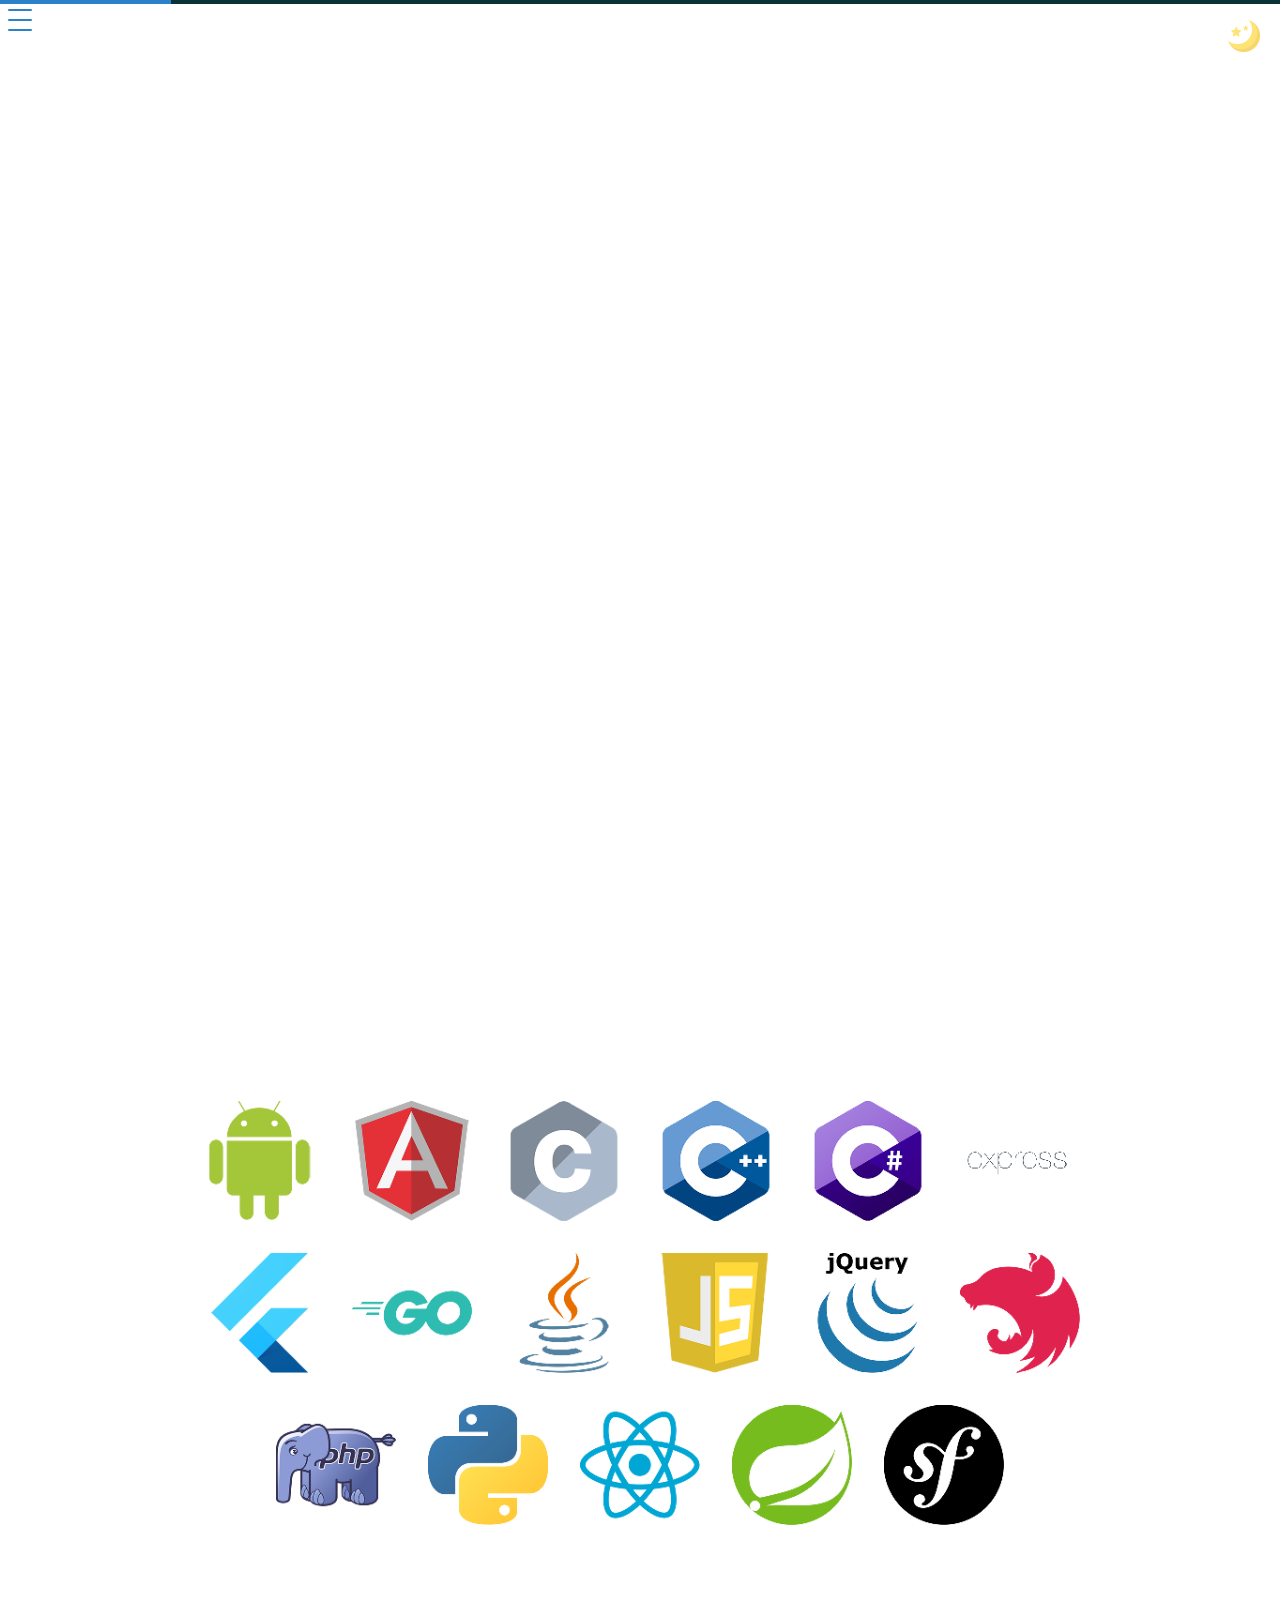
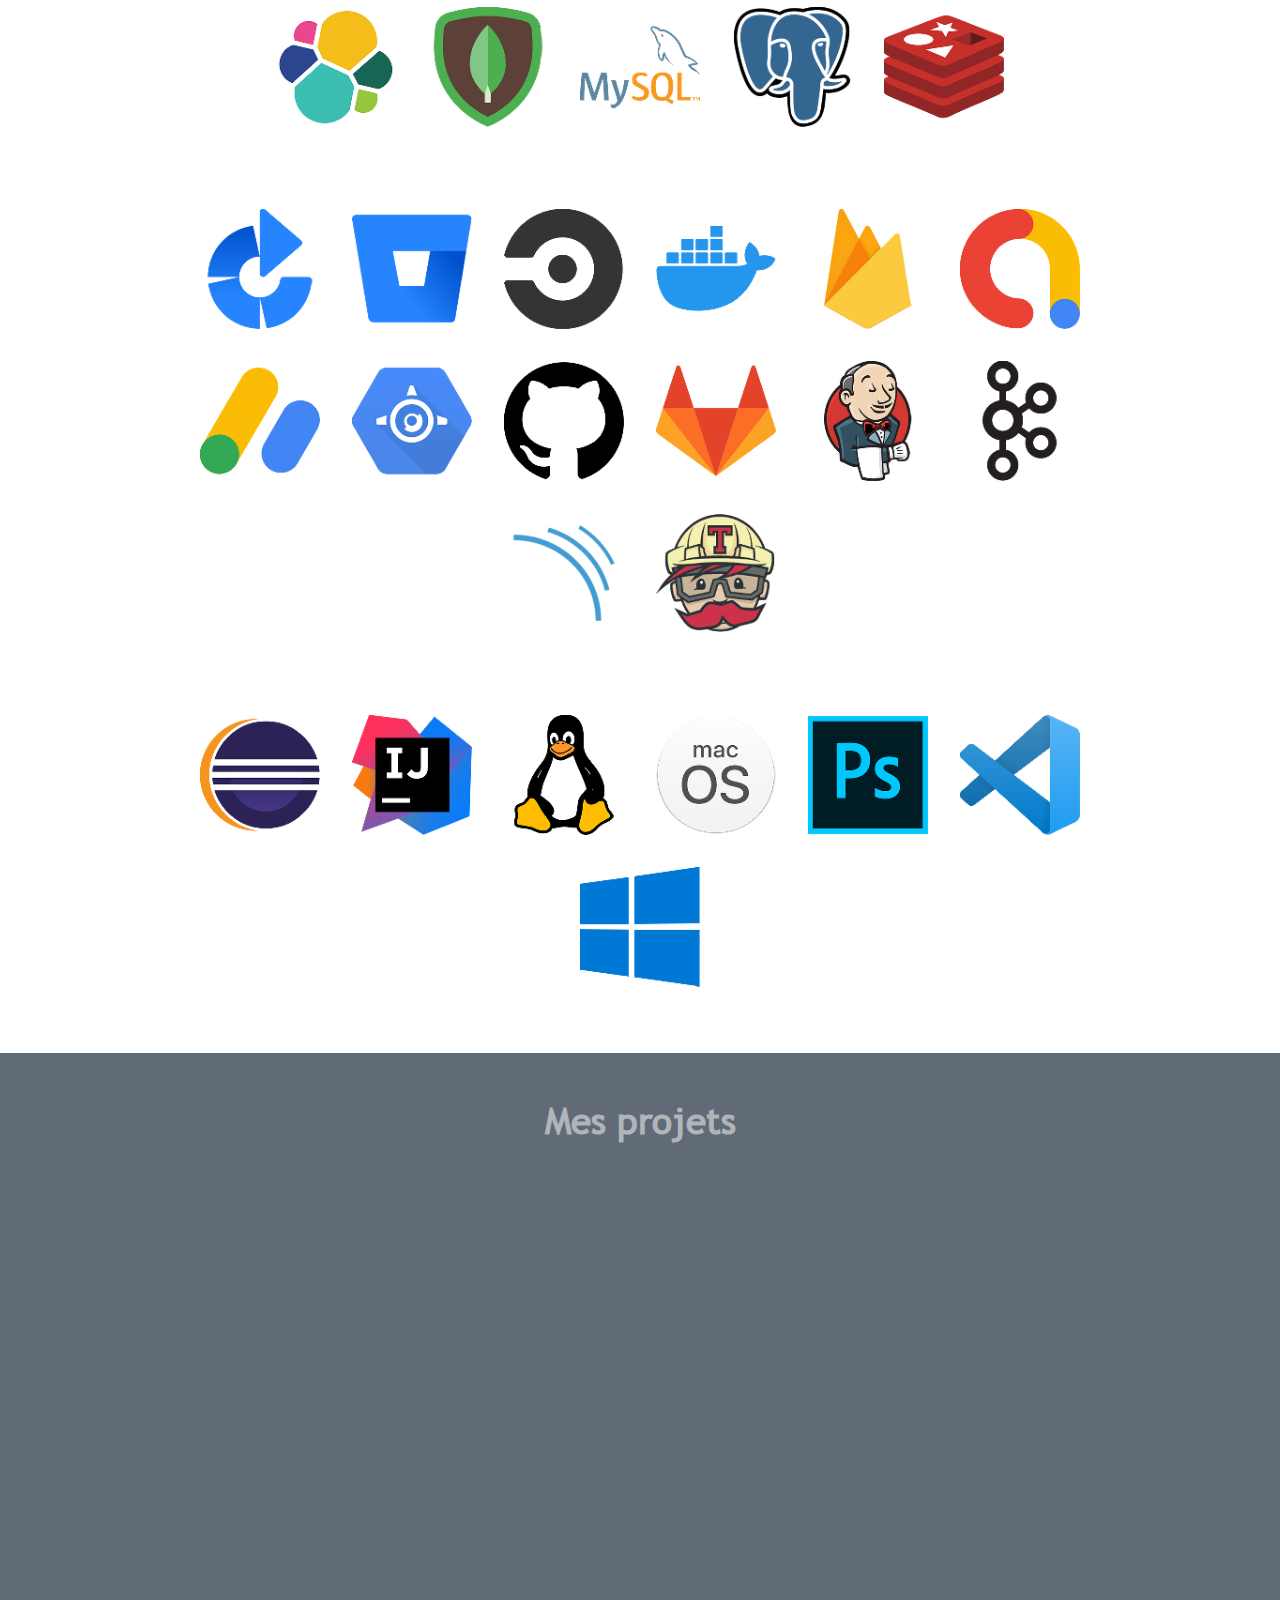
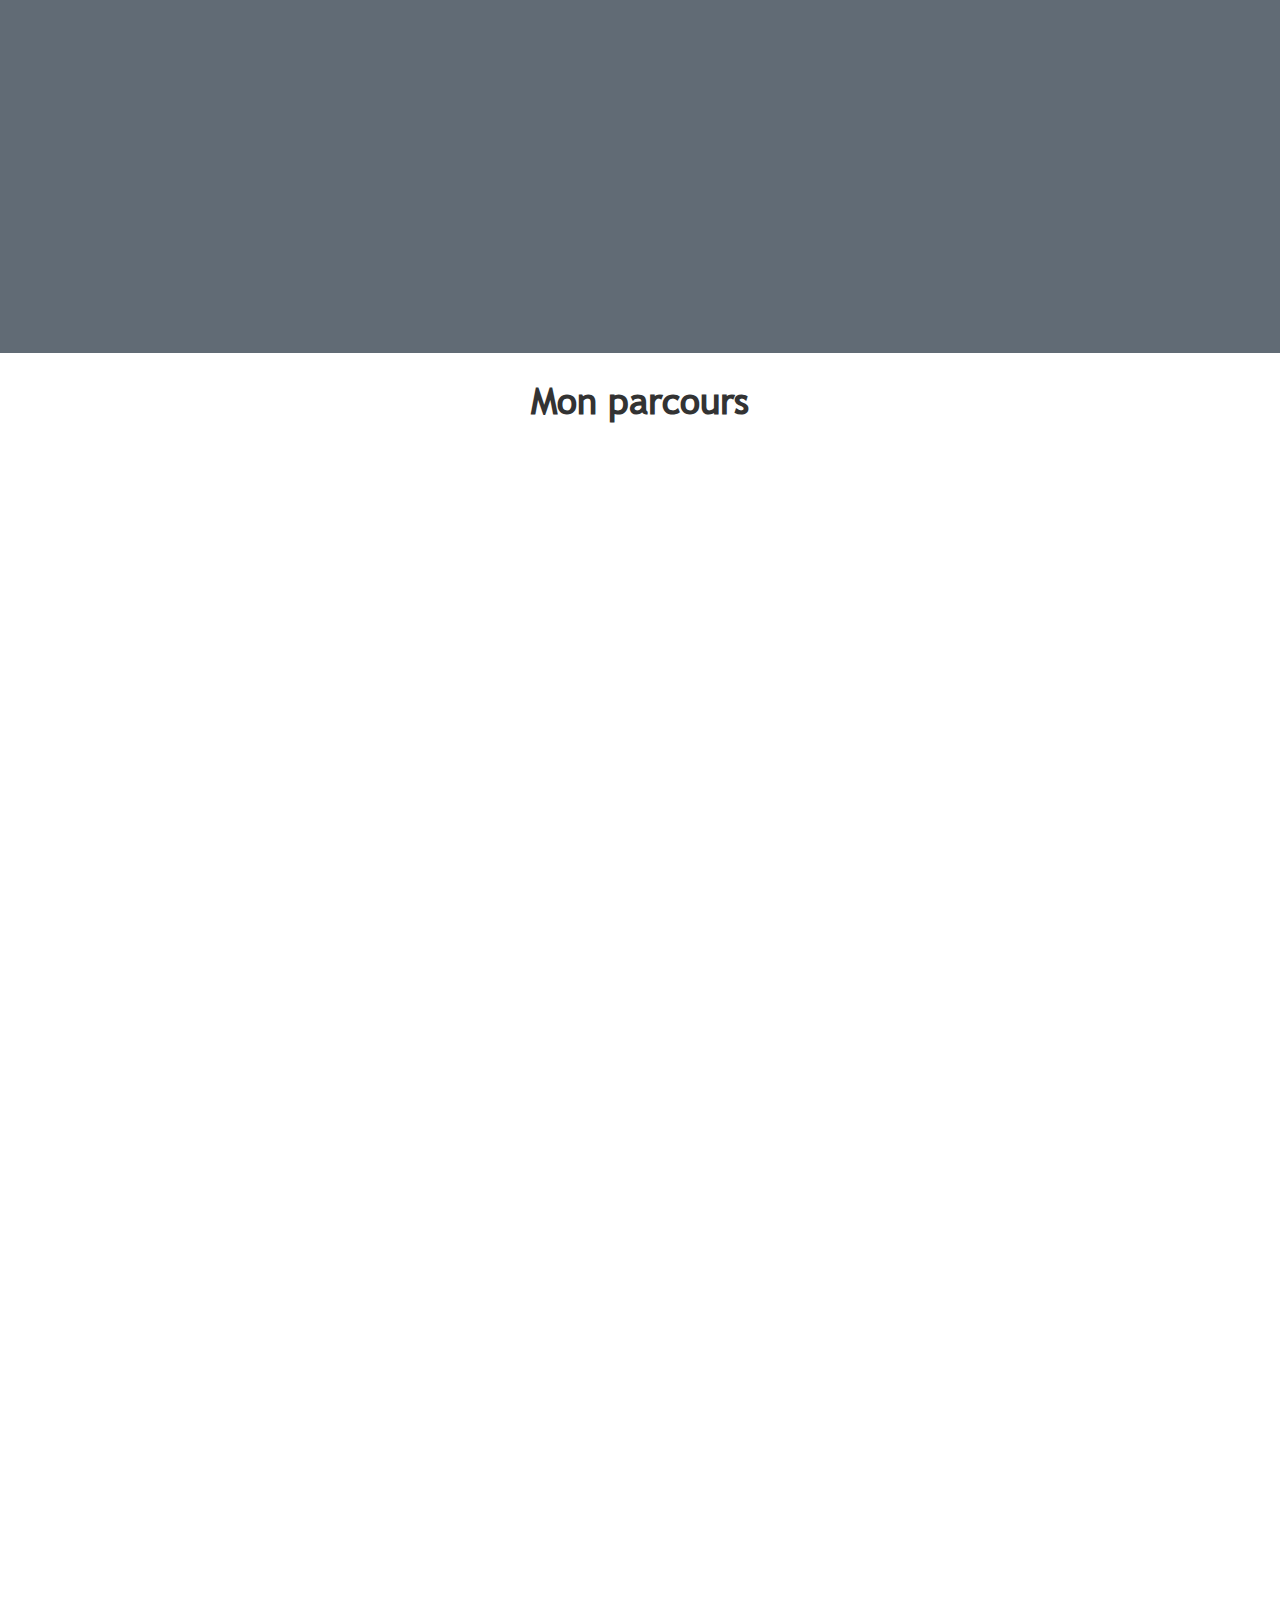
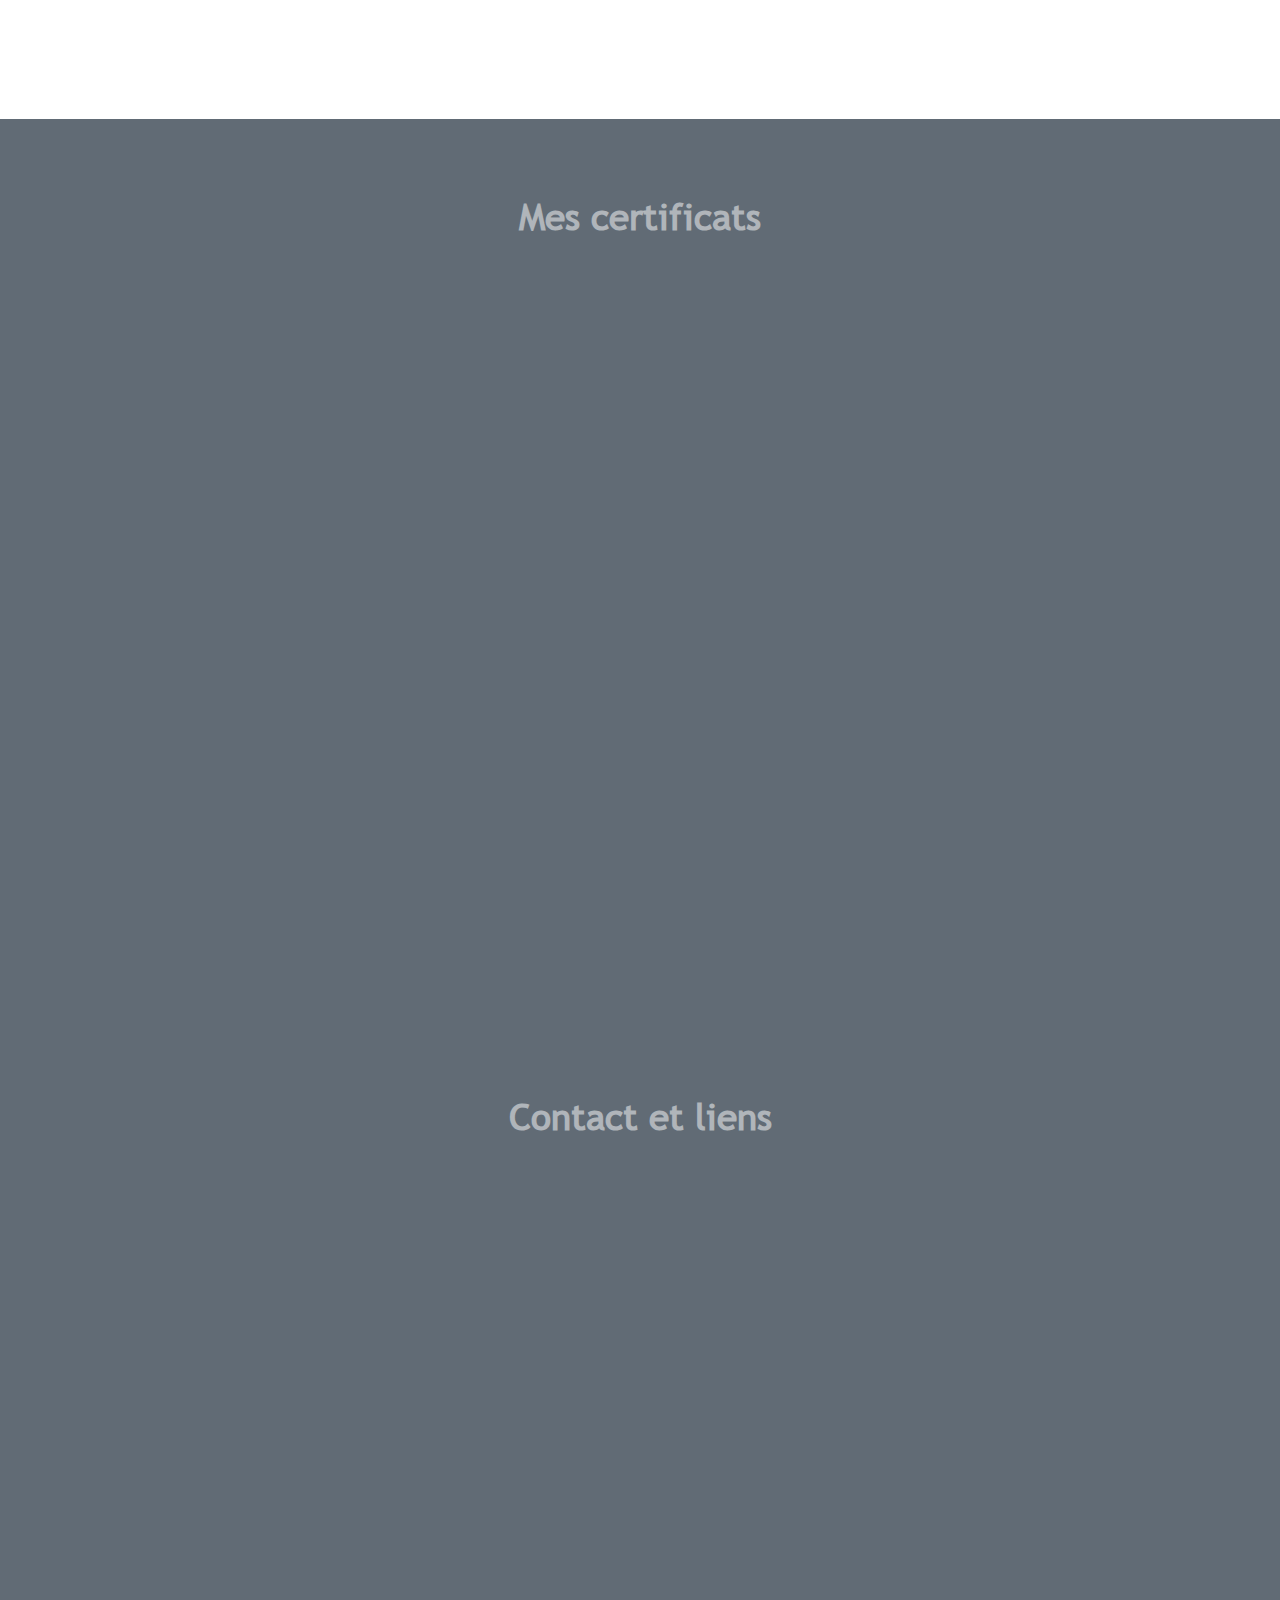
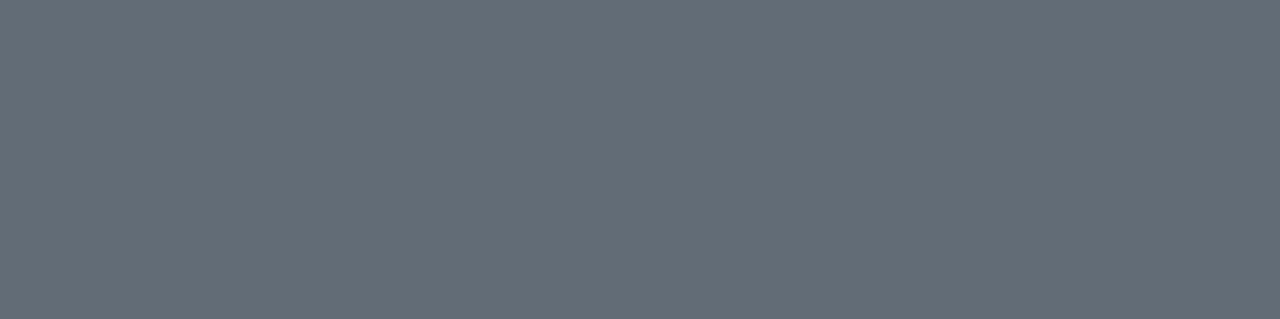
<file: index.html>
<!DOCTYPE html>
<html lang="fr" prefix="og: http://ogp.me/ns#">

<head>
	<title>Damien Montoya - Portfolio</title>
	<meta property="og:title" content="Damien Montoya - Portfolio" />
	<meta name="description" content="Vous souhaitez en connaître d'avantage sur mon parcours et mes projets ?">
	<meta property="og:description" content="Vous souhaitez en connaître d'avantage sur mon parcours et mes projets ?" />
	<meta property="twitter:description"
		content="Vous souhaitez en connaître d'avantage sur mon parcours et mes projets ?" />
	<meta property="og:image" content="https://montoyadamien.github.io/public/assets/images/banner/banner.jpg" />
	<meta property="twitter:image" content="https://montoyadamien.github.io/public/assets/images/banner/banner.jpg" />
	<meta name="twitter:card" content="summary_large_image">
	<meta name="twitter:domain" content="https://montoyadamien.github.io/">
	<meta name="twitter:creator" content="@_gorillapp">
	<meta name="author" content="Damien Montoya" />
	<meta property="og:type" content="website" />

	<meta charset="utf-8" />
	<meta id="themeColor" name="theme-color" content="#2C82C9">
	<meta name="viewport" content="width=device-width, initial-scale=1, shrink-to-fit=no">

	<link rel="stylesheet" type="text/css" href="public/assets/css/style.css">
	<link rel="stylesheet" type="text/css" media="screen and (max-width: 1100px)" href="public/assets/css/style1100.css">
	<link rel="stylesheet" type="text/css" media="screen and (max-width: 750px)" href="public/assets/css/style750.css">
	<link rel="stylesheet" type="text/css" media="screen and (max-width: 490px)" href="public/assets/css/style490.css">
	<link rel="stylesheet" type="text/css" id="styleColor" href="public/assets/css/styleLight.css">

	<link rel="icon" type="image/ico" href="public/assets/images/logo/favicon.ico" />
	<link rel="icon" type="image/png" sizes="192x192" href="public/assets/images/logo/favicon.png" />
</head>

<body>
	<nav class="translateHide">
		<div id="navButton">
			<div id="bar1" class="bar"></div>
			<div id="bar2" class="bar"></div>
			<div id="bar3" class="bar"></div>
		</div>
		<div id="navContainer">
			<a class="navItem" href="#information">
				Informations
			</a>
			<a class="navItem" href="#skills">
				Compétences
			</a>
			<a class="navItem" href="#projects">
				Projets
			</a>
			<a class="navItem" href="#history">
				Historique
			</a>
			<a class="navItem" href="#certificates">
				Certificats
			</a>
			<a class="navItem" href="#contact">
				Contact
			</a>
		</div>
	</nav>
	<div id="sun" class="hideSunMoon"><img src="public/assets/images/icon/sun.png" alt="Light theme" /></div>
	<div id="moon" class="showSunMoon"><img src="public/assets/images/icon/moon.png" alt="Dark theme" /></div>
	<div id="container">
		<div id="scrollProgressContainer" class="untranslateProgressBar">
			<div id="scrollProgress"></div>
		</div>
		<div id="subContainer">
			<div id="information">
				<img alt="Montoya Damien" id="profilePicture" src="public/assets/images/banner/profilePicture.jpg">
				<h1 id="profileTitle">Damien Montoya</h1>
				<p id="profileText">
					Actuellement développeur backend chez Quadient, j'ai rejoint ce poste après avoir été recruté par Astek en
					tant que consultant développeur backend.
					<br /><br />
					J'ai pu intégrer ces entreprises suite à l'obtention de mon diplôme d'ingénieur en informatique ainsi que de
					mon master en informatique dans l'école Polytech Nice-Sophia.
					Durant cette dernière année de cycle ingénieur, j'ai également été apprenti chez Air France en tant que
					développeur fullstack.
					3 ans plus tôt, j'ai également obtenu mon DUT informatique sur Nice.
					<br /><br />
					Je suis passionné par la programmation car le développement informatique est à la fois source de solutions
					pour les utilisateurs mais également de divertissement et d'innovation.
					<br /><br />
					Concernant mes loisirs, je partique la musculation depuis plusieurs années après avoir arrêté le BMX
					freestyle.<br />
					Je suis fan de comics aux éditions Marvel ainsi que DC Comics tout en appréciant le travail de Dark Horse
					Comics.<br />
					Les jeux vidéo, principalement les triple A sont aussi un loisir durant mon temps libre.
				</p>
			</div>
			<div id="skills">
				<div id="skill-background-shape"></div>
				<h1 id="skills-title">Mes compétences</h1>
				<div id="skills-categories">
					<div id="skills-language-container"></div>
					<div id="skills-database-container"></div>
					<div id="skills-tools-container"></div>
					<div id="skills-other-container"></div>
				</div>
			</div>
			<div id="projects">
				<h1 id="projects-title">Mes projets</h1>
				<div id="projects-container"></div>
			</div>
			<div id="history">
				<h1 id="history-title">Mon parcours</h1>
				<div id="history-container"></div>
			</div>
			<div id="certificates">
				<h1 id="certificates-title">Mes certificats</h1>
				<div id="certificates-container">
					<a target="_blank" href="/public/assets/media/certificates/openclassrooms_php.pdf" class="certificate-item">
						<img src="public/assets/images/certificates/openclassrooms.png"
							alt="Concevez votre site web avec PHP et MySQL" />
						<div class="certificate-item-infobulle">
							Concevez votre site web avec PHP et MySQL - 2016
						</div>
					</a>
					<a target="_blank" href="/public/assets/media/certificates/digital_active.pdf" class="certificate-item">
						<img src="public/assets/images/certificates/digital_active.png" alt="Google Digital Active" />
						<div class="certificate-item-infobulle">
							Google Digital Active - 2016
						</div>
					</a>
					<a target="_blank" href="/public/assets/media/certificates/openclassrooms_php_mvc.pdf"
						class="certificate-item">
						<img src="public/assets/images/certificates/openclassrooms.png" alt="Adoptez une architecture MVC en PHP" />
						<div class="certificate-item-infobulle">
							Adoptez une architecture MVC en PHP - 2020
						</div>
					</a>
					<a target="_blank" href="/public/assets/media/certificates/gitlab_associate.pdf" class="certificate-item">
						<img src="public/assets/images/certificates/gitlab_associate.png" alt="GitLab Associate" />
						<div class="certificate-item-infobulle">
							GitLab Associate - 2021
						</div>
					</a>
					<a target="_blank" href="/public/assets/media/certificates/openclassrooms_java_spring.pdf"
						class="certificate-item">
						<img src="public/assets/images/certificates/openclassrooms.png"
							alt="Simplifiez le développement d'applications Java avec Spring" />
						<div class="certificate-item-infobulle">
							Simplifiez le développement d'applications Java avec Spring - 2021
						</div>
					</a>
					<a target="_blank" href="/public/assets/media/certificates/openclassrooms_nodejs_express.pdf"
						class="certificate-item">
						<img src="public/assets/images/certificates/openclassrooms.png"
							alt="Passez au Full Stack avec Node.js, Express et MongoDB" />
						<div class="certificate-item-infobulle">
							Passez au Full Stack avec Node.js, Express et MongoDB - 2021
						</div>
					</a>
					<a target="_blank" href="/public/assets/media/certificates/linked_in_bcdr.pdf" class="certificate-item">
						<img src="public/assets/images/contact/linkedin.png" alt="Cloud Computing: BC/DR Best Practices" />
						<div class="certificate-item-infobulle">
							Cloud Computing: BC/DR Best Practices - 2021
						</div>
					</a>
					<a target="_blank" href="/public/assets/media/certificates/openclassrooms_aws.pdf" class="certificate-item">
						<img src="public/assets/images/certificates/openclassrooms.png"
							alt="Découvrez le cloud avec Amazon Web Services" />
						<div class="certificate-item-infobulle">
							Découvrez le cloud avec Amazon Web Services - 2022
						</div>
					</a>
					<a target="_blank" href="/public/assets/media/certificates/linked_in_mongodb_4.pdf" class="certificate-item">
						<img src="public/assets/images/contact/linkedin.png" alt="L'essentiel de MongoDB 4" />
						<div class="certificate-item-infobulle">
							L'essentiel de MongoDB 4 - 2022
						</div>
					</a>
					<a target="_blank" href="/public/assets/media/certificates/udemy_elasticsearch.pdf" class="certificate-item">
						<img src="public/assets/images/certificates/udemy.png" alt="Complete Guide to Elasticsearch" />
						<div class="certificate-item-infobulle">
							Complete Guide to Elasticsearch - 2023
						</div>
					</a>
					<a target="_blank" href="/public/assets/media/certificates/udemy_redis.pdf" class="certificate-item">
						<img src="public/assets/images/certificates/udemy.png" alt="Redis: The Complete Developer's Guide" />
						<div class="certificate-item-infobulle">
							Redis: The Complete Developer's Guide - 2024
						</div>
					</a>
				</div>
			</div>
			<div id="contact">
				<h1 id="contact-title">Contact et liens</h1>
				<div id="contact-container">
					<a target="_blank" href="https://www.linkedin.com/in/damien-montoya/" class="contact-item">
						<img src="public/assets/images/contact/linkedin.png" alt="LinkedIn" />
						<div class="contact-item-infobulle">
							LinkedIn
						</div>
					</a>
					<a target="_blank" href="mailto:damien.montoya26@gmail.com" class="contact-item">
						<img src="public/assets/images/contact/mail.png" alt="Mail" />
						<div class="contact-item-infobulle">
							Mail
						</div>
					</a>
					<a target="_blank" href="https://daminor26.deviantart.com/gallery/" class="contact-item">
						<img src="public/assets/images/contact/deviantart.png" alt="DeviantArt" />
						<div class="contact-item-infobulle">
							DeviantArt
						</div>
					</a>
					<a target="_blank" href="https://github.com/montoyadamien" class="contact-item">
						<img src="public/assets/images/contact/github.png" alt="GitHub" />
						<div class="contact-item-infobulle">
							GitHub
						</div>
					</a>
					<a target="_blank" href="https://twitter.com/_gorillapp" class="contact-item">
						<img src="public/assets/images/contact/twitter.png" alt="Twitter" />
						<div class="contact-item-infobulle">
							Twitter
						</div>
					</a>
				</div>
			</div>
		</div>
	</div>
	<script type="text/javascript" src="public/assets/js/nav.js"></script>
	<script type="text/javascript" src="public/assets/js/utils.js"></script>
	<script type="text/javascript" src="public/assets/js/information.js"></script>
	<script type="text/javascript" src="public/assets/js/skills.js"></script>
	<script type="text/javascript" src="public/assets/js/projects.js"></script>
	<script type="text/javascript" src="public/assets/js/history.js"></script>
	<script type="text/javascript" src="public/assets/js/certificates.js"></script>
	<script type="text/javascript" src="public/assets/js/contact.js"></script>
	<script type="text/javascript" src="public/assets/js/scroll.js"></script>
</body>

</html>
</file>
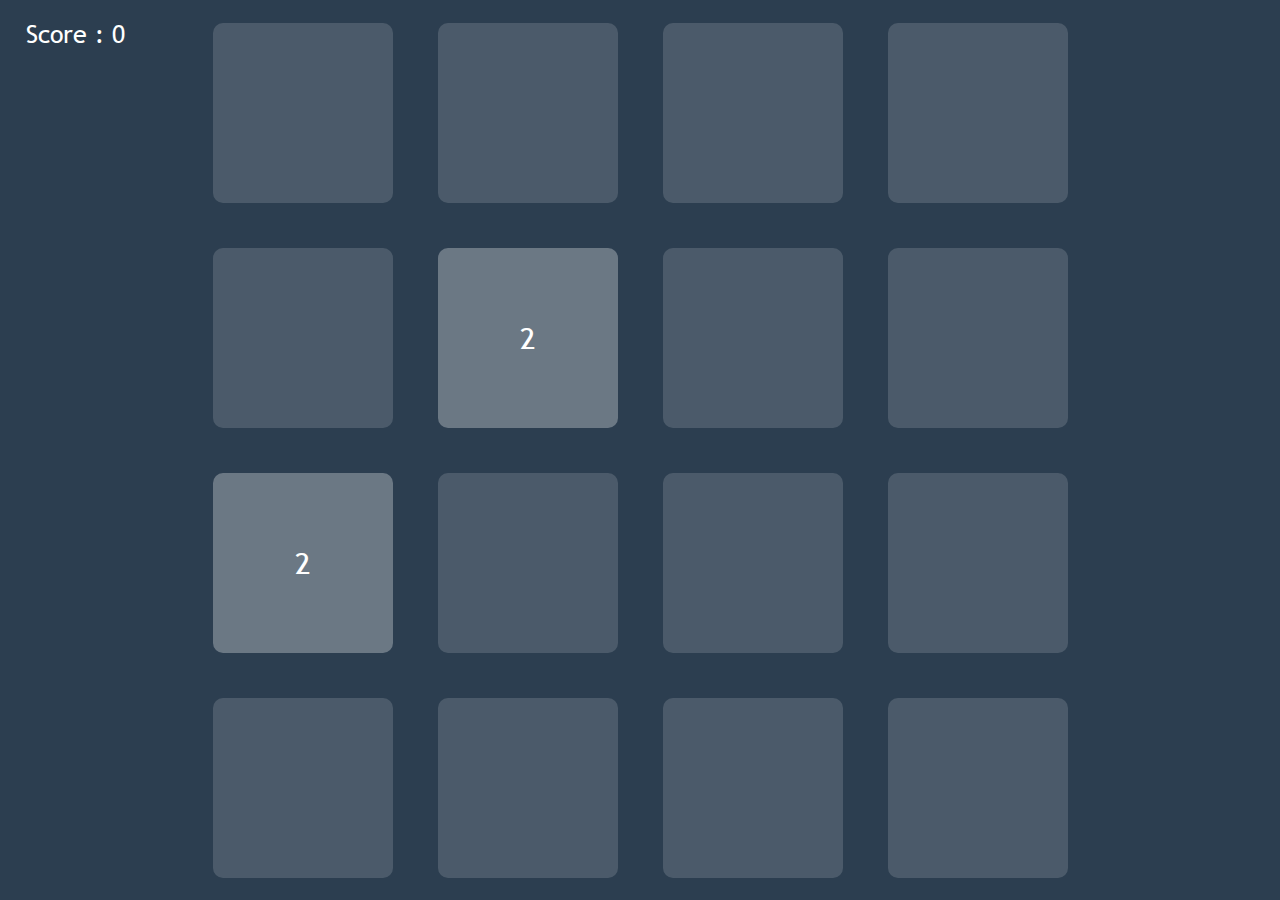
<file: projects/2048/index.html>
<!DOCTYPE html>
<html lang="fr">
    <head>
        <title>Montoya Damien - 2048</title>
        <meta charset="utf-8" />
        <meta name="theme-color" content="#2c3e50">
        <meta name="viewport" content="width=device-width" />
        <link rel="stylesheet" type="text/css" href="public/css/style.css">
        <link rel="stylesheet" type="text/css" media="screen and (max-width: 800px)" href="public/css/style800.css">
        <link rel="icon" type="image/ico" href="../../public/assets/images/logo/favicon.ico" />
        <link rel="icon" type="image/png" sizes="192x192" href="../../public/assets/images/logo/favicon.png" />
    </head>
    <body>
        <div id="score" class="z-index10">
            Score : <span id="scoreNumber">0</span>
        </div>
        <div id="game">
            <div class="line">
                <div class="case"></div>
                <div class="case"></div>
                <div class="case"></div>
                <div class="case"></div>
            </div>

            <div class="line">
                <div class="case"></div>
                <div class="case"></div>
                <div class="case"></div>
                <div class="case"></div>
            </div>

            <div class="line">
                <div class="case"></div>
                <div class="case"></div>
                <div class="case"></div>
                <div class="case"></div>
            </div>

            <div class="line">
                <div class="case"></div>
                <div class="case"></div>
                <div class="case"></div>
                <div class="case"></div>
            </div>
        </div>

        <div id="black-container" class="display-flex display-none">
            <div id="black-container-sub">
                <div id="end-game-container">
                    <div id="end-game-text" class="">Game Over !</div>
                    <button id="refresh-game" class="button-blue">Rejouer</button>
                </div>
            </div>
        </div>

        <script type="text/javascript" src="public/js/main.js"></script>
    </body>
</html>
</file>
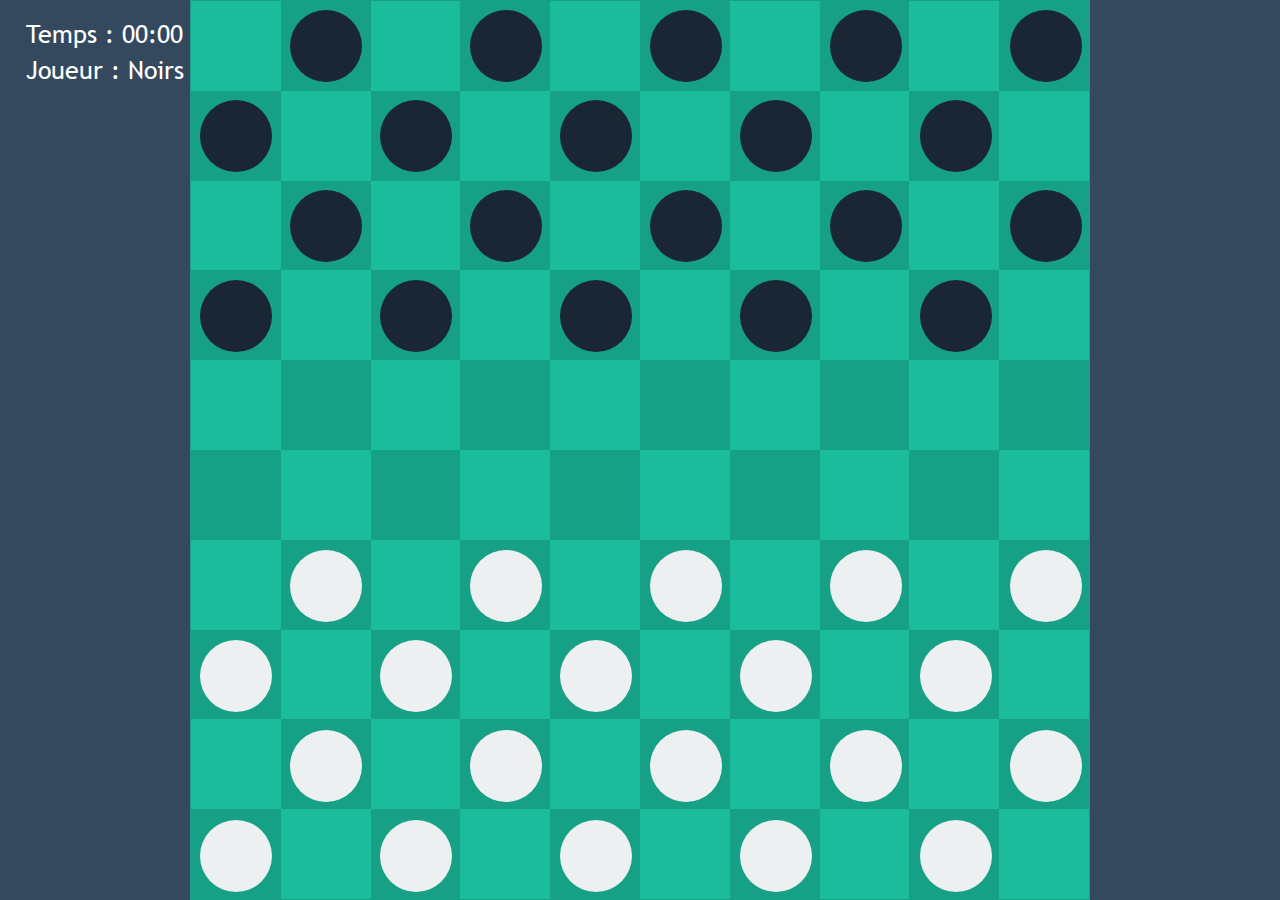
<file: projects/dames/index.html>
<!DOCTYPE html>
<html lang="fr">
<head>
    <title>Montoya Damien - Jeu de dames</title>
    <meta charset="utf-8" />
    <meta name="theme-color" content="#2c3e50">
    <meta name="viewport" content="width=device-width" />
    <link rel="stylesheet" type="text/css" href="./public/css/style.css">
    <link rel="stylesheet" type="text/css" media="screen and (max-width: 800px)" href="./public/css/style800.css">
    <link rel="icon" type="image/ico" href="../../public/assets/images/logo/favicon.ico" />
    <link rel="icon" type="image/png" sizes="192x192" href="../../public/assets/images/logo/favicon.png" />
</head>
<body>
    <div id="score" class="z-index10">
        Temps : <span id="minutes">00</span>:<span id="seconds">00</span>
    </div>
    <div id="player">
        Joueur : <span id="playerColor"></span>
    </div>
    <div id="game">
        <div id="gamePawns"></div>
        <div id="lineContainer"></div>
    </div>

    <div id="black-container" class="display-flex display-none">
        <div id="black-container-sub">
            <div id="end-game-container">
                <div id="end-game-text" class="">Partie terminée !</div>
                <button id="refresh-game" class="button-blue">Rejouer</button>
            </div>
        </div>
    </div>

    <script type="text/javascript" src="public/js/main.js"></script>
</body>
</html>
</file>
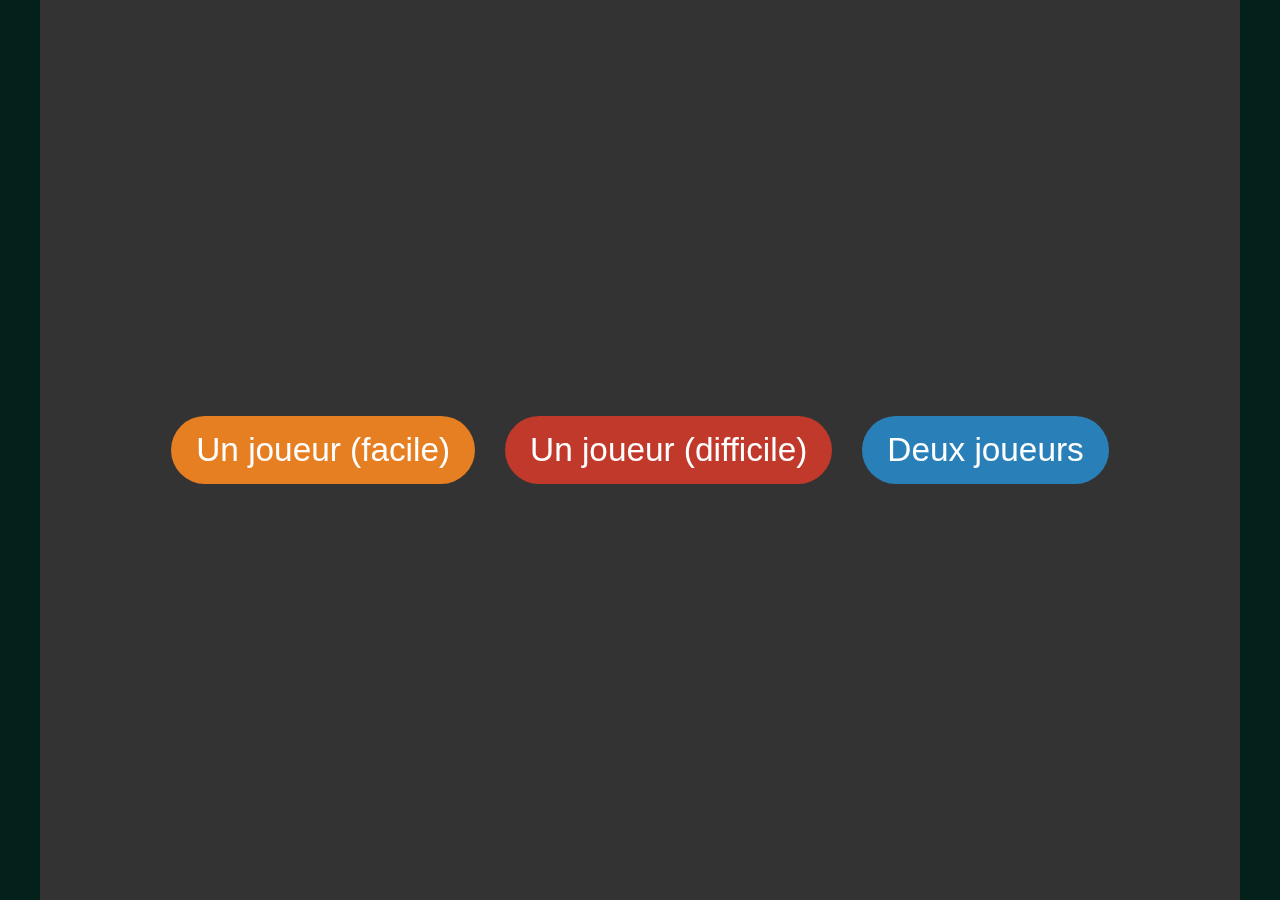
<file: projects/pong/index.html>
<!DOCTYPE html>
<html lang="fr">
    <head>
        <title>Montoya Damien - Pong</title>
        <meta charset="utf-8" />
        <meta name="theme-color" content="#2c3e50">
        <meta name="viewport" content="width=device-width" />
        <link rel="stylesheet" type="text/css" href="public/css/style.css">
        <link rel="stylesheet" type="text/css" media="screen and (max-width: 800px)" href="public/css/style800.css">
        <link rel="icon" type="image/ico" href="../../public/assets/images/logo/favicon.ico" />
        <link rel="icon" type="image/png" sizes="192x192" href="../../public/assets/images/logo/favicon.png" />
    </head>
    <body>
        <button id="start" class="button-green display-none">Start</button>
        <div id="launcher">
            <span id="span3" class="spanAnimation">3</span>
            <span id="span2" class="spanAnimation">2</span>
            <span id="span1" class="spanAnimation">1</span>
        </div>
        <div id="winner"></div>

        <canvas id="canvasGame">
        </canvas>

        <div id="black-container" class="display-flex">
            <div id="black-container-sub">
                <button class="button-orange" id="player-easy">
                    Un joueur (facile)
                </button>
                <button class="button-red" id="player-hard">
                    Un joueur (difficile)
                </button>
                <button class="button-blue" id="two-players">
                    Deux joueurs
                </button>
                <div id="end-game-container">
                    <div id="end-game-text" class="display-none">Partie terminée !</div>
                    <button id="refresh-game" class="button-blue display-none">Rejouer</button>
                </div>
            </div>
        </div>

        <div id="smartphone-controls-player1">
            <div id="arrow-up-player1" class="arrow-up display-none"></div>
            <div id="arrow-down-player1" class="arrow-down display-none"></div>
        </div>

        <div id="smartphone-controls-player2">
            <div id="arrow-up-player2" class="arrow-up display-none"></div>
            <div id="arrow-down-player2" class="arrow-down display-none"></div>
        </div>

        <script src="public/js/main.js"></script>
    </body>
</html>
</file>
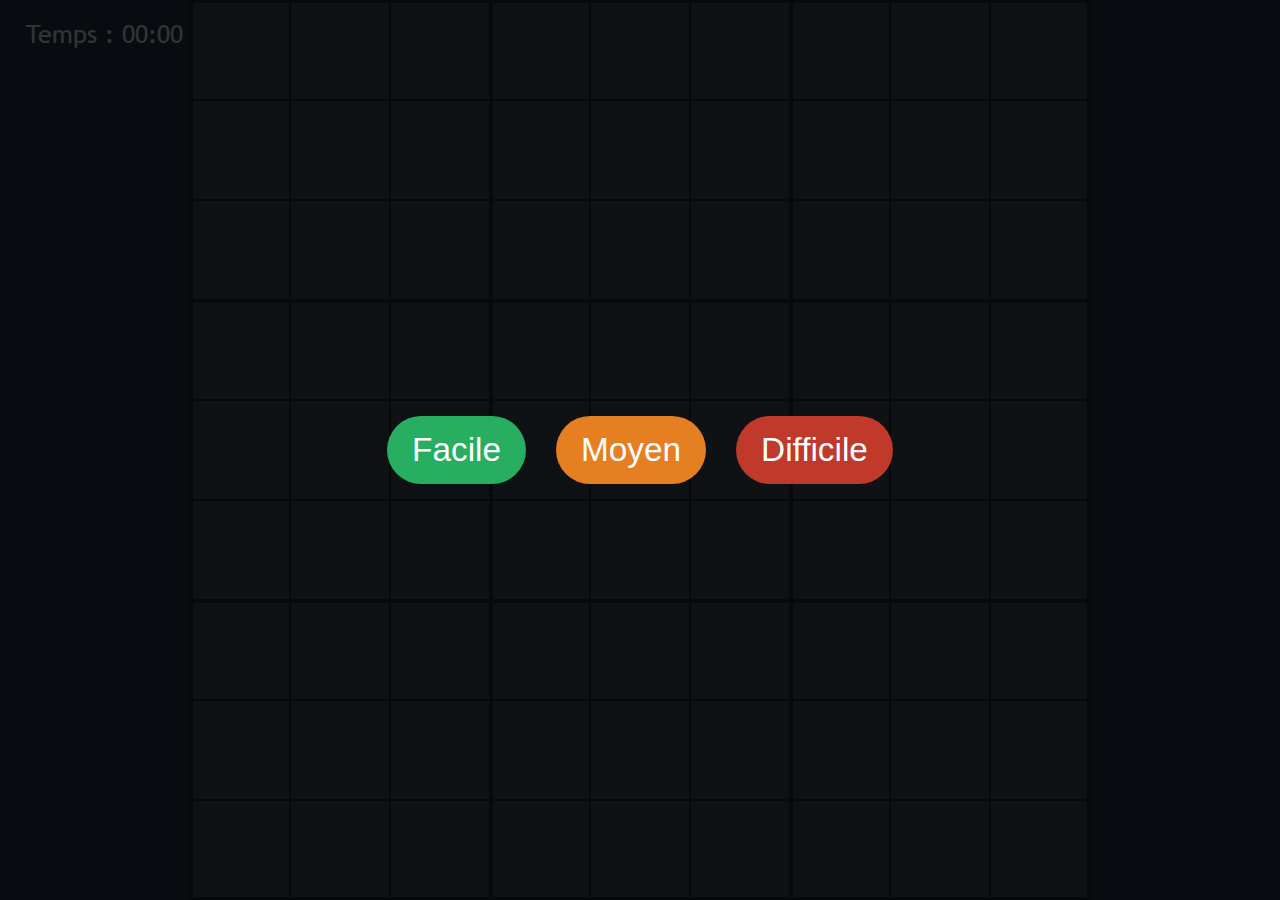
<file: projects/sudoku/index.html>
<!DOCTYPE html>
<html lang="fr">
<head>
    <title>Montoya Damien - Sudoku</title>
    <meta charset="utf-8" />
    <meta name="theme-color" content="#2c3e50">
    <meta name="viewport" content="width=device-width" />
    <link rel="stylesheet" type="text/css" href="public/css/style.css">
    <link rel="stylesheet" type="text/css" media="screen and (max-width: 800px)" href="public/css/style800.css">
    <link rel="icon" type="image/ico" href="../../public/assets/images/logo/favicon.ico" />
    <link rel="icon" type="image/png" sizes="192x192" href="../../public/assets/images/logo/favicon.png" />
</head>
<body>
    <div id="score" class="z-index10">
        Temps : <span id="minutes">00</span>:<span id="seconds">00</span>
    </div>
    <div id="game"></div>
    <div id="black-container" class="display-flex">
        <div id="black-container-sub">
            <button id="mode-easy" class="button-green">Facile</button>
            <button id="mode-medium" class="button-orange">Moyen</button>
            <button id="mode-hard" class="button-red">Difficile</button>
            <div id="end-game-container">
                <div id="end-game-text" class="display-none">Sudoku terminé !</div>
                <button id="refresh-game" class="button-blue display-none">Rejouer</button>
            </div>
        </div>
    </div>
    <script type="text/javascript" src="public/js/main.js"></script>
</body>
</html>
</file>
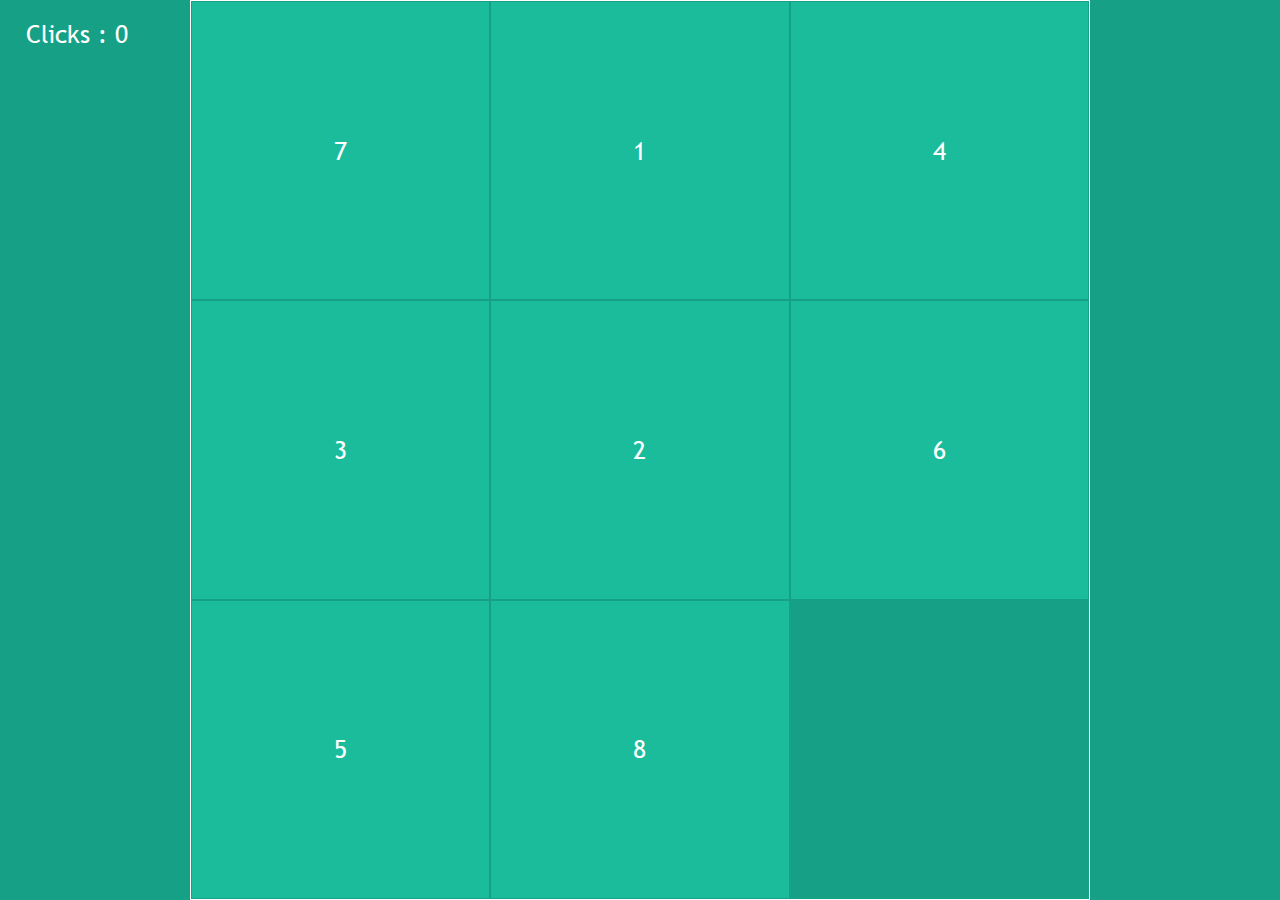
<file: projects/taquin/index.html>
<!DOCTYPE html>
<html lang="fr">
	<head>
		<title>Montoya Damien - Taquin</title>
		<meta charset="utf-8" />
		<meta name="theme-color" content="#2c3e50">
		<meta name="viewport" content="width=device-width" />
		<link rel="stylesheet" type="text/css" href="public/css/style.css">
        <link rel="stylesheet" type="text/css" media="screen and (max-width: 800px)" href="public/css/style800.css">
		<link rel="icon" type="image/ico" href="../../public/assets/images/logo/favicon.ico" />
		<link rel="icon" type="image/png" sizes="192x192" href="../../public/assets/images/logo/favicon.png" />
	</head>
	<body>
        <div id="score" class="z-index10">
            Clicks : <span id="scoreNumber">0</span>
        </div>
		<div id="game">
            <div class="case"></div>
            <div class="case"></div>
            <div class="case"></div>
            <div class="case"></div>
            <div class="case"></div>
            <div class="case"></div>
            <div class="case"></div>
            <div class="case"></div>
            <div class="case vide"></div>
		</div>

		<div id="black-container" class="display-flex display-none">
			<div id="black-container-sub">
				<div id="end-game-container">
					<div id="end-game-text" class="">Taquin terminé !</div>
					<button id="refresh-game" class="button-blue">Rejouer</button>
				</div>
			</div>
		</div>

		<script type="text/javascript" src="public/js/main.js"></script>
	</body>
</html>
</file>
<file: public/assets/css/style.css>
*{
	transition : 1s background-color, 1s color, 1s border-color, 1s box-shadow;
}
@font-face {
    font-family: "Trebuchet MS";
    src: url('../fonts/trebuchet_ms.ttf') format('truetype');
    font-weight : normal;
    font-style : normal;
}
body{
	margin : 0;
	padding: 0;
	background-color: black;
	font-family: "Trebuchet MS", serif;
	position: relative;
}
nav{
	position : fixed;
	left : 0;
	top : 0;
	bottom: 0;
	z-index : 10;
	width : 150px;
	box-sizing: border-box;
	padding: 50px 0;
	transition: 0.3s transform;
}
#navButton{
	position: fixed;
	width : 40px;
	height: 40px;
	cursor : pointer;
	left : 150px;
	top : 0;
}
#container{
    z-index: 1;
    position: relative;
	overflow: hidden;
	transition: 0.4s transform;
}
#subContainer{
	transition : 0.3s transform, 0.3s opacity, 1s background-color;
}
.bar{
	left: 20%;
	right: 20%;
	height: 2px;
	position: absolute;
	border-radius: 2px;
	transition: 0.3s transform, 0.3s top;
	transform-origin: 50% 50%;
}
#bar1{
	top: 25%;
	transform: translate(0, -50%);
}
#bar2{
	top: 50%;
	transform: translate(0, -50%);
}
#bar3{
	top: 75%;
	transform: translate(0, -50%);
}
#bar1Open{
	top : 50%;
	transform: rotate(45deg) translate(0, -50%) scale(1.2);
}
#bar3Open{
	top : 50%;
	transform: rotate(-45deg) translate(0, -50%) scale(1.2);
}
#bar2Open{
	top : 50%;
	transform: translate(0, -50%) scale(0);
}
.translateShow{
	transform: translate(150px, 0);
	opacity: 0.3;
}
.translateHide{
	transform: translate(-150px, 0);
}
a{
	text-decoration: none;
}
.navItem{
	box-sizing: border-box;
	padding: 15px 5px;
	display: flex;
	align-items: center;
	justify-content: center;
	width: 100%;
	font-size: 18px;
	transition: 0.5s;
	position: relative;
}
.navItem::after{
	content : "";
	position: absolute;
	right : 0;
	left : 100%;
	height : 2px;
	bottom : 0;
	transition: 0.5s;
	border-radius: 5px 0 0 5px;
}
.navItem:hover{
	padding : 15px 5px 15px 40px;
}
.navItem:hover::after{
	left : 20%;
}
#scrollProgressContainer{
	height : 4px;
	background-color: #0a3339;
	position: fixed;
	right: 0;
	top: 0;
	z-index: 10;
	transition: 0.3s left;
}
#scrollProgress{
	position: absolute;
	top:0;
	bottom: 0;
	left: 0;
}
.untranslateProgressBar{
	left : 0;
}
.translateProgressBar{
	left : 150px;
}
#information h1{
	opacity: 0;
	font-size: 25pt;
	text-align: center;
}
#information{
	text-align: center;
	padding : 20px;
	min-height: 100vh;
	box-sizing: border-box;
	overflow: hidden;
}
#information p{
	opacity: 0;
	margin : 20px auto;
	font-size : 18pt;
	text-align : center;
	max-width: 1000px;
}
#profilePicture{
	opacity: 0;
	width: 250px;
	max-width: 100%;
	border-radius: 50%;
	margin : 20px auto;
}
@keyframes opacity{
	0%{
		opacity: 0;
	}
	100%{
		opacity: 1;
	}
}
@keyframes opacityInverted{
	0%{
		opacity: 1;
	}
	100%{
		opacity: 0;
	}
}
@keyframes scale{
	0%{
		transform: scale(0);
	}
	100%{
		transform: scale(1);
	}
}
#sun, #moon{
	position: fixed;
	right: 20px;
	top : 20px;
	width: 32px;
	height: 32px;
	cursor: pointer;
	transition: 0.2s;
	opacity: 0.7;
	z-index: 21;
}
.hideSunMoon{
	transform: scale(0);
}
.showSunMoon{
	transform: scale(1);
}
#sun:hover, #moon:hover{
	opacity: 1;
}
img{
	max-width: 100%;
	max-height: 100%;
}
#sun img, #moon img{
	width: 100%;
	object-fit: contain;
}
#projects{
	min-height: 100vh;
	display: flex;
	justify-content: center;
	flex-wrap: wrap;
	padding: 20px 2%;
	box-sizing: border-box;
	align-items: baseline;
	position: relative;
}
.more-button, .less-button{
	width: 50px;
	height: 50px;
	position: absolute;
	right: 5%;
	bottom: 5%;
	border-radius: 50%;
	cursor: pointer;
}
.more-button::before, .more-button::after, .less-button::before{
	content: "";
	top : 50%;
	left: 50%;
	position: absolute;
	transform: translate(-50%, -50%);
}
.more-button::before, .less-button::before{
	width: 60%;
	height: 3px;
}
.more-button::after{
	width: 3px;
	height: 60%;
}
#projects-container{
	display: flex;
	flex-wrap: wrap;
	width: 1100px;
	max-width: 100%;
	justify-content: center;
}
.firsts-projects{
	width: 100%;
	display: flex;
	justify-content: center;
	align-items: flex-start;
	flex-wrap: wrap;
	margin-bottom: 1px;
}
.project-item{
	width: 350px;
	height: 250px;
	cursor: pointer;
	transition: 0.15s;
	box-sizing: border-box;
	margin: 1px;
	opacity: 0;
	z-index: 1;
	position: relative;
}
.firsts-projects .project-item{
	margin : 0;
}
.project-item-first{
	width: 702px;
	max-width: 100%;
	height: 500px;
}
.project-item-first .project-item-picture-container{
	height: 450px;
}
.project-item:hover{
	z-index: 2;
	transform: scale(1.03);
}
.project-item-picture-container{
	padding: 10px 15px;
	box-sizing: border-box;
	height: 200px;
	display: flex;
	justify-content: center;
	align-items: center;
}
.project-item-text-container{
	height: 50px;
	display: flex;
	justify-content: space-between;
	align-items: center;
	padding: 5px 20px;
	box-sizing: border-box;
}
.project-item-text{
	font-size: 15pt;
}
.project-item-seconds .project-item .project-item-picture-container{
	height: 199px;
}
.project-item-seconds .project-item:first-child{
	margin: 0 0 1px 2px;
}
.project-item-seconds .project-item:last-child{
	margin : 1px 0 0 2px;
}
.project-item-date{
	position: absolute;
	right: 5px;
	top: 5px;
	font-size: 9pt;
	padding: 5px 8px;
	border-radius: 10px;
	background-color: rgba(0,0,0,0.3);
}
.project-item-languages-container{
	display: flex;
	justify-content: flex-end;
}
.project-item-language-container{
	position: relative;
	margin : 0 5px;
	width: 32px;
	height: 32px;
}
.project-item-language-logo{
	filter: grayscale(100);
	transition: 0.2s;
}
.project-item-language-logo:hover{
	filter: grayscale(0);
}
.project-item-language-infobulle, .contact-item-infobulle, .skill-item-infobulle, .certificate-item-infobulle{
	position: absolute;
	z-index : 15;
	padding: 10px 20px;
	box-sizing: border-box;
	width: auto;
	text-align: center;
	left : 50%;
	top : 100%;
	transform: translate(-50%, 20%) scale(0);
	transition: 0.2s;
}
.certificate-item-infobulle {
	min-width: 250px;
}
.project-item-language-container:hover .project-item-language-infobulle, .contact-item:hover .contact-item-infobulle,
.skill-item:hover .skill-item-infobulle, .certificate-item:hover .certificate-item-infobulle{
	transform: translate(-50%, 30%) scale(1);
}
.project-item-language-infobulle::before, .contact-item-infobulle::before, .skill-item-infobulle::before, .certificate-item-infobulle::before{
	content : "";
	top : 0;
	position: absolute;
	z-index : 20;
	left : 50%;
	width: 0;
	height: 0;
	transform: translate(-50%, -100%);
	border-style: solid;
	border-width: 0 10px 10px 10px;
}
#project-popup{
	width: 0;
	height: 0;
	z-index: 20;
	position: fixed;
	transition: 0.5s;
	display: flex;
	justify-content: center;
}
#cross-container{
	z-index: 15;
	position: absolute;
	left: 5%;
	top : 5%;
	width: 51px;
	height: 51px;
	cursor: pointer;
	opacity: 0;
	transform: rotate(45deg);
}
#cross-container::before, #cross-container::after{
	border-radius: 3px;
	content: "";
	top : 50%;
	left: 50%;
	position: absolute;
	transform: translate(-50%, -50%);
}
#cross-container::before{
	width: 100%;
	height: 6px;
}
#cross-container::after{
	height: 100%;
	width: 6px;
}
.overflow-hidden{
	overflow: hidden;
}
#popup-sub-container{
	display: flex;
	flex-wrap: wrap;
	align-items: flex-start;
	justify-content: center;
	box-sizing: border-box;
	padding: 50px 20px;
}
#popup-left-container{
	width: 350px;
	height: auto;
	margin: 1px;
}
#popup-picture-container{
	height: 350px;
	display: flex;
	justify-content: center;
	align-items: center;
	padding: 20px;
	box-sizing: border-box;
}
#popup-right-container{
	width: 800px;
	max-width: 100%;
	margin: 1px;
	box-sizing: border-box;
	padding: 10px 20px;
}
#popup-links-container{
	display: flex;
	justify-content: flex-end;
}
.popup-link{
	transition: 0.2s;
	width: 50px;
	height: 50px;
	display: flex;
	justify-content: center;
	align-items: center;
	position: relative;
}
.popup-link:hover .project-item-language-infobulle{
	transform: translate(-50%, 30%) scale(1);
}
.popup-link-picture{
	width: 80%;
	height: 80%;
	transition: 0.2s;
	filter: grayscale(100);
}
.popup-link-picture:hover{
	filter : grayscale(0);
}
.project-popup-sub-container{
	opacity: 0;
	width: 100%;
}
.popup-link:hover{
	z-index: 2;
	transform: scale(1.2);
}
#popup-title{
	font-size: 35pt;
	text-align: center;
}
.overflow-auto{
	overflow: auto;
}
#popup-text{
	font-size: 18pt;
}
#popup-languages-container{
	display: flex;
	justify-content: center;
	flex-wrap: wrap;
	margin: 60px 0 20px 0;
}
.popup-language-container{
	box-sizing: border-box;
	padding: 2px;
	width: 120px;
	filter: grayscale(100);
	transition: 0.2s;
}
.popup-language-container:hover{
	transition: 0.2s;
	transform: scale(1.2);
	filter: grayscale(0);
	z-index: 2;
}
.popup-language-picture-container{
	width: 100%;
	display: flex;
	justify-content: center;
	align-items: center;
	height: 90px;
}
.popup-language-name{
	display: flex;
	align-items: center;
	justify-content: center;
	font-size: 16pt;
	text-align: center;
}
#history{
	min-height: 100vh;
	overflow: hidden;
	display: flex;
	flex-wrap: wrap;
	justify-content: center;
	align-items: center;
}
#history-container{
	position: relative;
	margin : 50px 0;
}
.history-item{
	display: flex;
	justify-content: center;
	position: relative;
	transition: 0.2s;
}
.history-item-round{
	width: 90px;
	border-radius: 50%;
	height: 90px;
	display: flex;
	align-items: center;
	justify-content: center;
	font-size: 12pt;
	text-align: center;
	box-sizing: border-box;
	padding: 5px;
	transition: 0.2s;
	transform: scale(0);
}
.history-item-round:hover{
	transform: scale(1.05);
}
.history-item .history-item-round:hover ~ .history-item-container-text{
	transform: scale(1.05) translate(20px, 0);
}
.history-item:nth-child(odd) .history-item-round:hover ~ .history-item-container-text{
	transform: scale(1.05) translate(-20px, 0);
}
.history-item:last-child .history-bar{
	display: none;
}
.history-item-container-text{
	position: absolute;
	left : calc(50% + 50px);
	top : 15px;
	width: 500px;
	transition: 0.2s;
}
.history-item-title{
	width: 100%;
	text-align: left;
	margin: 0;
	font-size: 18pt;
	opacity: 0;
}
.history-item-title-a{
	text-decoration: underline;
}
.history-item-text{
	font-size: 13pt;
	transform: translate(0, 20%);
	opacity: 0;
}
.history-item:nth-child(odd) .history-item-title{
	text-align: right;
}
.history-item:nth-child(odd) .history-item-container-text{
	left : calc(50% - 550px);
	display: flex;
	flex-wrap: wrap;
	justify-content: flex-end;
	text-align: right;
}
.history-bar{
	height: 30px;
	width: 3px;
	opacity: 0;
}
.history-item-sub-container{
	width: 90px;
	display: flex;
	flex-wrap: wrap;
	justify-content: center;
}
#contact, #certificates{
	display: flex;
	justify-content: center;
	align-items: center;
	min-height: 100vh;
	flex-wrap: wrap;
	position: relative;
}
#contact-container {
	display: flex;
	justify-content: center;
	align-items: center;
	flex-wrap: wrap;
	width: 456px;
	max-width: 100%;
}
#certificates-container{
	display: flex;
	justify-content: center;
	align-items: center;
	flex-wrap: wrap;
	width: 1200px;
	max-width: 100%;
}
.contact-item, .certificate-item{
	width: 150px;
	height: 150px;
	display: flex;
	margin: 1px;
	position: relative;
	transition: 0.2s;
	justify-content: center;
	align-items: center;
	opacity: 0;
	z-index: 1;
}
.contact-item:hover, .certificate-item:hover {
	transform: scale(1.08);
	z-index: 2;
}
.contact-item img, .certificate-item img, .skill-item img {
	max-width: 80%;
	max-height: 80%;
}
.display-flex{
	display: flex;
	justify-content: center;
	flex-wrap: wrap;
}
.display-flex img{
	max-width: 250px;
	max-height: 400px;
	margin : 5px;
}
#skills {
	min-height: 100vh;
	width: 100vw;
	position: relative;
	overflow: hidden;
}
#skill-background-shape {
	width: 0;
	height: 0;
	transform: translate(-50%, -50%);
	padding-bottom: 0;
	border-radius: 50%;
	position: absolute;
	z-index: 1;
}
#skills-language-container, #skills-tools-container, #skills-other-container, #skills-database-container {
	width: 100%;
	display: flex;
	justify-content: center;
	flex-wrap: wrap;
	margin-bottom: 50px;
}
@keyframes skills-background {
	0% { width: 0; }
	100% { width: 1500%; padding-bottom: 1500%; }
}
/*@keyframes skills-background {*/
/*	0% { height: 0; }*/
/*	100% { height: 500%; padding-right: 300%; }*/
/*}*/
.skill-item{
	width: 150px;
	height: 150px;
	display: flex;
	margin: 1px;
	position: relative;
	transition: 0.2s transform, 1s background-color, 1s color, 1s border-color, 1s box-shadow;
	justify-content: center;
	align-items: center;
	z-index: 1;
}
.skill-item:hover{
	transform: scale(1.08);
	z-index: 2;
}
#skills-categories {
	display: flex;
	margin: 0 10%;
	justify-content: center;
	align-items: center;
	flex-wrap: wrap;
}
.big-infobulle {
	min-width: 200px;
}
#skills-title, #history-title, #projects-title, #contact-title, #certificates-title {
	width: 100%;
	text-align: center;
	font-size: 28pt;
	position: relative;
	z-index: 2;
}
#contact-title, #certificates-title {
	position: absolute;
	top: 50px;
	color: rgba(255,255,255,0.5);
}
#projects-title {
	color: rgba(255,255,255,0.5);
}
#skills-title {
	margin : 50px 0;
}
</file>
<file: public/assets/css/style1100.css>
.project-item-seconds{
    width: 100%;
    display: flex;
    flex-wrap: wrap;
    justify-content: center;
}
.project-item-seconds .project-item .project-item-picture-container{
    height: 200px;
}
.project-item-seconds .project-item:first-child{
    margin : 2px 1px 0 0
}
.project-item-seconds .project-item:last-child{
    margin : 2px 0 0 1px;
}
.project-item-first{
    height: 400px;
}
.project-item-first .project-item-picture-container{
    height: 350px;
}
#popup-left-container{
    width: 800px;
    max-width: 100%;
}
#popup-links-container{
    justify-content: center;
}
#information p{
    font-size: 16pt;
}
#skills-categories {
    margin: 0 5%;
}
</file>
<file: public/assets/css/style750.css>
#projects{
    padding: 20px 20px 100px 20px;
}
.project-item-seconds .project-item .project-item-picture-container{
    height: 200px;
}
.project-item{
    height: 250px;
    width: 100%;
}
.more-button, .less-button{
    right : 2%;
    bottom : 2%;
}
.project-item .project-item-picture-container{
    height: 200px;
}
#profilePicture{
    width: 200px;
    height: 200px;
}
#information h1{
    font-size: 20pt;
}
#information p {
    font-size: 15pt;
}
#history{
    justify-content: flex-start;
    padding: 5px 10px;
}
.history-item:nth-child(odd) .history-item-title{
    text-align: left;
}
.history-item-container-text{
    left : calc(50% + 50px);
}
.history-item:nth-child(odd) .history-item-container-text{
    left : calc(50% + 50px);
    text-align: left;
    justify-content: flex-start;
}
.history-item:nth-child(odd) .history-item-round:hover ~ .history-item-container-text{
    transform: scale(1.05) translate(20px, 0);
}
.history-item-title{
    font-size: 16pt;
}
.history-item-text{
    font-size: 12pt;
}
.history-item-round{
    width: 80px;
    height: 80px;
}
.history-item-sub-container{
    width: 80px;
}
#popup-right-container{
    padding: 5px 10px;
}
#popup-title{
    font-size: 30pt;
}
#popup-text{
    font-size: 16pt;
}
.popup-language-container{
    width: 150px;
    height: 150px;
}
.popup-language-picture-container{
    height: 120px;
}
#skills-categories {
    margin: 0;
}
</file>
<file: public/assets/css/style490.css>
.history-item-container-text{
    width: 250px;
}
.project-item-language-container{
    width: 24px;
    height: 24px;
}
.project-item-text-container{
    padding: 5px;
}
#information p{
    font-size: 12pt;
}
#information h1{
    font-size: 15pt;
}
#profilePicture{
    width: 150px;
    height: 150px;
    margin: 10px auto;
}
#popup-sub-container{
    padding : 0;
}
#popup-text{
    font-size: 15pt;
}
#popup-title{
    font-size: 25pt;
}
.popup-language-container{
    width: 120px;
    height: 120px;
}
.popup-language-picture-container{
    height: 90px;
}
#cross-container{
    top : 2%;
    left: 2%;
}
</file>
<file: public/assets/css/styleLight.css>
:root{
	--blue-light-default: #2C82C9;
	--grey-dark-default: #333333;
	--grey-light-default: #575757;
}
nav{
	background-color : var(--blue-light-default);
}
.bar{
	background-color: var(--blue-light-default);
}
#subContainer{
	background-color: white;
}
.navItem{
	color : white;
}
.navItem::after{
	background-color: white;
}
#scrollProgress{
	background-color: var(--blue-light-default);
}
#information h1, #history-title{
	color : var(--grey-dark-default);
}
#information p{
	color : var(--grey-light-default);
}
#profilePicture{
	border : 2px solid var(--blue-light-default);
}
#skill-background-shape {
	background-color: var(--blue-light-default);
}
#projects{
	background-color: #616b75;
}
.project-item:hover{
	box-shadow: 0 6px 10px 2px rgba(0,0,0,0.3);
}
.project-item-text-container{
	background-color: white;
}
.project-item-text{
	color : var(--grey-dark-default);
}
.project-item-date{
	color : rgba(255,255,255,0.8);
}
.project-item-language-infobulle, .contact-item-infobulle, .skill-item-infobulle, .certificate-item-infobulle{
	background-color: rgba(0,0,0,0.7);
	box-shadow: 0 6px 10px 2px rgba(0,0,0,0.3);
	color : white;
}
.project-item-language-infobulle::before, .contact-item-infobulle::before, .skill-item-infobulle::before, .certificate-item-infobulle::before {
	border-color: transparent transparent rgba(0,0,0,0.7) transparent;
}
#project-popup{
	background-color: var(--grey-light-default);
}
#cross-container::before, #cross-container::after{
	background-color: white;
}
.popup-link,.contact-item, .skill-item, #popup-right-container, #popup-links-container, .popup-language-container,
.more-button, .less-button, .certificate-item{
	background-color: white;
}
.popup-link:hover, .popup-language-container:hover, .contact-item:hover, .skill-item:hover, .certificate-item:hover{
	box-shadow: 0 6px 10px 2px rgba(0,0,0,0.3);
}
#popup-title, .popup-language-name, #popup-text{
	color : var(--grey-light-default);
}
.more-button::before, .more-button::after, .less-button::before{
	background-color: var(--grey-dark-default);
}
.history-item-round{
	border: 3px solid var(--blue-light-default);
	box-shadow: 0 0 0 3px white inset;
	background-color: var(--blue-light-default);
	color : white;
}
.history-item-round:hover{
	box-shadow: 0 0 0 0 white inset;
}
.history-item-title{
	color: var(--blue-light-default);
}
.history-bar{
	background-color: var(--blue-light-default);
}
.history-item-text{
	color: var(--grey-dark-default);
}
#contact, #certificates{
	background-color: #616b75;
}
.display-flex img{
	border: 1px solid var(--grey-dark-default);
}
#skill {
	background-color: white;
}
#skills-title {
	color: rgba(255,255,255,0.8);
}
</file>
<file: projects/2048/public/css/style.css>
@font-face {
    font-family: "Trebuchet MS";
    src: url('../fonts/trebuchet_ms.ttf') format('truetype');
    font-weight : normal;
    font-style : normal;
}
body {
	margin: 0;
	padding: 0;
    display : flex;
    justify-content: center;
    background-color : #2c3e50;
    font-family: "Trebuchet MS", serif;
    align-items: center;
    height: 100vh;
    overflow: hidden;
}
#game{
    background-color:#2c3e50;
	margin:0;
	width: 600px;
	height: 600px;
	position: relative;
}
.case {
	background-color:rgba(255,255,255,0.15);
	padding: 0;
    border-radius: 10px;
	width: 20%;
	height:80%;
    z-index:1;
	display : flex;
	justify-content: center;
	align-items : center;
	color : white;
    font-size : 30px;
}
h1{
	text-align: center;
    font-size: 4rem;
}
.rouge{
    background-color:rgba(255,255,255,0.3);
}
.line{
    width: 100%;
    height: 25%;
    display: flex;
    justify-content: space-around;
    align-items: center;
}
.case4{
    background-color: #a25ad6;
}
.case8{
    background-color: #2669dd;
}
.case16{
    background-color: #21b9d5;
}
.case32{
    background-color: #00ca9b;
}
.case64{
    background-color: #43cf17;
}
.case128{
    background-color: #f7c001;
}
.case256{
    background-color: #f58114;
}
.case512{
     background-color: #ff543d;
 }
.case1024{
    background-color: #ff1491;
}
.case2048{
    background-color: #ff143b;
}
#score{
    color : white;
    font-size: 25px;
    position: absolute;
    top: 2%;
    left: 2%;
}
#black-container{
    color: white;
    z-index : 11;
    background-color: rgba(0,0,0,0.8);
    position: fixed;
    top : 0;
    bottom : 0;
    left : 0;
    right : 0;
    flex-wrap: wrap;
    justify-content: center;
    align-items: center;
}
#black-container button{
    font-size: 25pt;
    padding: 15px 25px;
    color : white;
    border: none;
    border-radius: 40px;
    cursor: pointer;
    margin: 10px 15px;
    transition: 0.1s;
    outline: none;
}
#black-container button:hover{
    transform: scale(1.1);
}
#black-container-sub{
    display: flex;
    justify-content: center;
    flex-wrap: wrap;
}
.button-blue{
    background-color: #2980b9;
}
#end-game-text{
    text-align: center;
    font-size: 80pt;
}
#end-game-container{
    text-align: center;
}
@keyframes opacityHide{
    0% {
        opacity : 1;
    }
    100% {
        opacity : 0;
    }
}
@keyframes opacityShow{
    0% {
        opacity : 0;
    }
    100% {
        opacity : 1;
    }
}
.display-flex{
    display: flex;
}
.display-none{
    display: none;
}
.z-index10{
    z-index : 10;
}
.z-index12{
    z-index: 12;
}
</file>
<file: projects/2048/public/css/style800.css>
#score{
    top : 1%;
    left : 2%;
    font-size: 15pt;
}
#end-game-text{
    font-size: 40pt;
}
</file>
<file: projects/dames/public/css/style.css>
:root{
    --orange-light : #1abc9c;
    --orange-dark : #16a085;
    --background : #34495e;
    --accent : #f1c40f;
    --eatable : #e74c3c;
    --pawn-white : #ecf0f1;
    --pawn-black : #1a2633;
}

@font-face {
    font-family: "Trebuchet MS";
    src: url('../fonts/trebuchet_ms.ttf') format('truetype');
    font-weight : normal;
    font-style : normal;
}
body{
    color : white;
    margin: 0;
    padding: 0;
    background-color: var(--background);
    display : flex;
    justify-content: center;
    font-family: "Trebuchet MS", serif;
    align-items: center;
    overflow: hidden;
    height: 100vh;
}
#game{
    border : 1px solid var(--orange-dark);
    box-sizing: border-box;
    margin:0;
    width: 500px;
    height:500px;
    position: relative;
}
#lineContainer{
    width: 100%;
    height: 100%;
}
#gamePawns{
    position: absolute;
    width: 100%;
    height: 100%;
}
#score, #player{
    color : white;
    font-size: 25px;
    position: absolute;
    z-index: 10;
    left: 2%;
}
#score{
    top: 2%;
}
#player{
    top: 6%;
}
.line{
    width: 100%;
    display: flex;
    justify-content: center;
    height: 10%;
}
.case{
    height: 100%;
    width: 10%;
    position: relative;
}
.backgroundWhite{
    background-color: var(--orange-light);
}
.backgroundBlack{
    background-color: var(--orange-dark);
}
.pawn{
    margin : 1%;
    width: 8%;
    height: 8%;
    position : absolute;
    border-radius: 50%;
    z-index: 3;
    transition: 0.1s;
}
.dameWhite::before, .dameBlack::before{
    content : "";
    position: absolute;
    width: 50%;
    height: 50%;
    border-radius: 50%;
    top : 50%;
    left : 50%;
    transform: translate(-50%, -50%);
}
.dameWhite::before{
    border: 2px solid rgba(0,0,0,0.7);
}
.dameBlack::before{
    border: 2px solid rgba(255,255,255,0.3);
}
.movableCase, .eatableCase{
    cursor: pointer;
}
.movableCase::before, .eatableCase::before{
    content : "";
    position: absolute;
    width: 50%;
    height: 10%;
    top : 50%;
    left : 50%;
    transform: translate(-50%, -50%) rotate(45deg);
}
.movableCase::after, .eatableCase::after{
    content : "";
    position: absolute;
    width: 50%;
    height: 10%;
    top : 50%;
    left : 50%;
    transform: translate(-50%, -50%) rotate(-45deg);
}
.movableCase::after, .movableCase::before{
    background-color: var(--accent);
    z-index: 4;
}
.eatableCase::after, .eatableCase::before{
    background-color: var(--eatable);
}
.selectedPawn::before{
    content : "";
    position: absolute;
    top : 50%;
    left: 50%;
    transform: translate(-50%, -50%);
    width: 100%;
    height: 100%;
    border-radius: 50%;
    border : 3px solid var(--accent);
}
.cursorPointer{
    cursor: pointer;
}
.backgroundBlackPawn{
    background-color: var(--pawn-black);
}
.backgroundWhitePawn{
    background-color: var(--pawn-white);
}
.eatPawn{
    animation-name: eatPawn;
    animation-duration: 0.1s;
}
@keyframes eatPawn{
    0%{transform: scale(1)}
    100%{transform: scale(0)}
}

#black-container{
    color: white;
    z-index : 11;
    background-color: rgba(0,0,0,0.8);
    position: fixed;
    top : 0;
    bottom : 0;
    left : 0;
    right : 0;
    flex-wrap: wrap;
    justify-content: center;
    align-items: center;
}
#black-container button{
    font-size: 25pt;
    padding: 15px 25px;
    color : white;
    border: none;
    border-radius: 40px;
    cursor: pointer;
    margin: 10px 15px;
    transition: 0.1s;
    outline: none;
}
#black-container button:hover{
    transform: scale(1.1);
}
#black-container-sub{
    display: flex;
    justify-content: center;
    flex-wrap: wrap;
}
.button-blue{
    background-color: #2980b9;
}
#end-game-text{
    text-align: center;
    font-size: 80pt;
}
#end-game-container{
    text-align: center;
}
@keyframes opacityHide{
    0% {
        opacity : 1;
    }
    100% {
        opacity : 0;
    }
}
@keyframes opacityShow{
    0% {
        opacity : 0;
    }
    100% {
        opacity : 1;
    }
}
.display-flex{
    display: flex;
}
.display-none{
    display: none;
}
.z-index10{
    z-index : 10;
}
.z-index12{
    z-index: 12;
}
</file>
<file: projects/dames/public/css/style800.css>
#score, #player{
    left : 2%;
    font-size: 15pt;
}
#score{
    top : 1%;
}
#player{
    top : 5%;
}
#end-game-text{
    font-size: 40pt;
}
</file>
<file: projects/pong/public/css/style.css>
@font-face {
    font-family: "Trebuchet MS";
    src: url(../fonts/trebuchet_ms.ttf) format('truetype');
    font-weight : normal;
    font-style : normal;
}
html{
    height: 100%;
}
body {
    color : white;
    margin: 0;
    padding: 0;
    background-color: #16a085;
    display : flex;
    justify-content: center;
    font-family: "Trebuchet MS", serif;
    align-items: center;
    height: 100%;
    overflow: hidden;
}
#smartphone-controls-player1{
    position: fixed;
    bottom: 1%;
    left: 1%;
}
#smartphone-controls-player2{
    position: fixed;
    bottom: 1%;
    right: 1%;
}
.arrow-up, .arrow-down{
    width: 80px;
    height: 80px;
    background-color: rgba(10, 51, 57, 0.3);
    border-radius: 10px;
    margin: 5px;
    position: relative;
}
.arrow-up::after, .arrow-up::before, .arrow-down::after, .arrow-down::before{
    width: 60%;
    height: 10%;
    content : "";
    background-color: #ecf0f1;
    position: absolute;
    border-radius: 20px;
}
.arrow-up::after{
    top: 50%;
    left: 50%;
    transform: translate(-80%, -50%) rotate(-45deg);
}
.arrow-up::before{
    top: 50%;
    right: 50%;
    transform: translate(80%, -50%) rotate(45deg);
}
.arrow-down::after{
    top: 50%;
    left: 50%;
    transform: translate(-80%, -50%) rotate(45deg);
}
.arrow-down::before{
    top: 50%;
    right: 50%;
    transform: translate(80%, -50%) rotate(-45deg);
}
#canvasGame{
    margin:0;
    background-color: white;
    position: relative;
}
#launcher{
    position: absolute;
    top : 50%;
    left : 50%;
    transform: translate(-50%, -50%);
    color : black;
    z-index: 10;
}
#span1{
    color : #27ae60;
}
#span2{
    color: #2980b9;
}
#span3{
    color: #c0392b;
}
#launcher span{
    font-size: 0;
}
@keyframes animationBegin {
    100% { display : block; font-size : 200px }
}
#winner{
    position: absolute;
    top : 50%;
    left : 50%;
    transform: translate(-50%, -50%);
    z-index: 10;
    font-size: 100px;
    color : black;
    text-align: center;
}
.button-green{
    background-color: #27ae60;
}
.button-orange{
    background-color: #e67e22;
}
.button-red{
    background-color: #c0392b;
}
.button-blue{
    background-color: #2980b9;
}
#black-container{
    color: white;
    z-index : 11;
    background-color: rgba(0,0,0,0.8);
    position: fixed;
    top : 0;
    bottom : 0;
    left : 0;
    right : 0;
    flex-wrap: wrap;
    justify-content: center;
    align-items: center;
}
#black-container button{
    font-size: 25pt;
    padding: 15px 25px;
    color : white;
    border: none;
    border-radius: 40px;
    cursor: pointer;
    margin: 10px 15px;
    transition: 0.1s;
    outline: none;
}
#start, #replay{
    transform-origin: 0 top;
    font-size: 25pt;
    padding: 15px 25px;
    color : white;
    border: none;
    border-radius: 40px;
    cursor: pointer;
    transition: 0.1s;
    outline: none;
}
#black-container button:hover{
    transform: scale(1.1);
}
#start:hover, #replay:hover{
    transform: scale(1.1) translate(-50%, -50%);
}
#start, #replay{
    z-index: 11;
    position: absolute;
    top : 50%;
    left : 50%;
    transform: translate(-50%, -50%);
}
#black-container-sub{
    display: flex;
    justify-content: center;
    flex-wrap: wrap;
}
#end-game-text{
    text-align: center;
    font-size: 80pt;
}
#end-game-container{
    text-align: center;
}
@keyframes opacityHide{
    0% {
        opacity : 1;
    }
    100% {
        opacity : 0;
    }
}
@keyframes opacityShow{
    0% {
        opacity : 0;
    }
    100% {
        opacity : 1;
    }
}
.display-flex{
    display: flex;
}
.display-none{
    display: none;
}
</file>
<file: projects/pong/public/css/style800.css>
#end-game-text{
    font-size: 40pt;
}
</file>
<file: projects/sudoku/public/css/style.css>
@font-face {
    font-family: "Trebuchet MS";
    src: url(../fonts/trebuchet_ms.ttf) format('truetype');
    font-weight : normal;
    font-style : normal;
}
body {
    color : white;
    margin: 0;
    padding: 0;
    background-color: #2c3e50;
    display : flex;
    justify-content: center;
    font-family: "Trebuchet MS", serif;
    height: 100vh;
    align-items: center;
    overflow: hidden;
}
#game{
    box-sizing: border-box;
    margin:0;
    width: 500px;
    height:500px;
}
.case {
    border: 1px solid rgba(0,0,0,0.5);
    background-color:rgba(255,255,255,0.15);
    margin:0;
    padding: 0;
    width: calc(100% / 9);
    height:100%;
    z-index:1;
    display : flex;
    justify-content: center;
    align-items: center;
    font-size: 28px;
    text-align: center;
    outline: none;
    color : white;
    box-sizing: border-box;
}
.case:disabled{
    color : rgba(255,255,255,0.7);
}
.borderTop{
    border-top: 3px solid rgba(0,0,0,0.5);
}
.borderLeft{
    border-left: 3px solid rgba(0,0,0,0.5);
}
.borderRight{
    border-right: 3px solid rgba(0,0,0,0.5);
}
.borderBottom{
    border-bottom: 3px solid rgba(0,0,0,0.5);
}
.line{
    display : flex;
    justify-content: center;
    width: 100%;
    height : calc(100% / 9);
}
#score{
    color : white;
    font-size: 25px;
    position: absolute;
    top: 2%;
    left: 2%;
}
#black-container{
    color: white;
    z-index : 11;
    background-color: rgba(0,0,0,0.8);
    position: fixed;
    top : 0;
    bottom : 0;
    left : 0;
    right : 0;
    flex-wrap: wrap;
    justify-content: center;
    align-items: center;
}
#black-container button{
    font-size: 25pt;
    padding: 15px 25px;
    color : white;
    border: none;
    border-radius: 40px;
    cursor: pointer;
    margin: 10px 15px;
    transition: 0.1s;
    outline: none;
}
#black-container button:hover{
    transform: scale(1.1);
}
#black-container-sub{
    display: flex;
    justify-content: center;
    flex-wrap: wrap;
}
.button-green{
    background-color: #27ae60;
}
.button-orange{
    background-color: #e67e22;
}
.button-red{
    background-color: #c0392b;
}
.button-blue{
    background-color: #2980b9;
}
#end-game-text{
    text-align: center;
    font-size: 80pt;
}
#end-game-container{
    text-align: center;
}
@keyframes opacityHide{
    0% {
        opacity : 1;
    }
    100% {
        opacity : 0;
    }
}
@keyframes opacityShow{
    0% {
        opacity : 0;
    }
    100% {
        opacity : 1;
    }
}
.display-flex{
    display: flex;
}
.display-none{
    display: none;
}
.z-index10{
    z-index : 10;
}
.z-index12{
    z-index: 12;
}
</file>
<file: projects/sudoku/public/css/style800.css>
#score{
    top : 1%;
    left : 2%;
    font-size: 15pt;
}
#end-game-text{
    font-size: 40pt;
}
</file>
<file: projects/taquin/public/css/style.css>
:root{
    --dark-green : #16a085;
}

@font-face {
    font-family: "Trebuchet MS";
    src: url(../fonts/trebuchet_ms.ttf) format('truetype');
    font-weight : normal;
    font-style : normal;
}
body {
    height: 100vh;
	margin: 0;
	padding: 0;
    background-color: var(--dark-green);
    display : flex;
    justify-content: center;
    align-items: center;
    font-family: "Trebuchet MS", serif;
    overflow: hidden;
}
#game{
    position: relative;
    box-sizing: border-box;
    border: 1px solid;
	margin:0;
	width: 306px;
	height:306px;
    color : white;
}
.case {
    position: absolute;
    cursor : pointer;
    border: 1px solid var(--dark-green);
    background-color: #1abc9c;
	margin:0;
	padding: 0;
	width: calc(100% / 3);
	height: calc(100% / 3);
	z-index:2;
    box-sizing: border-box;
    display : flex;
    justify-content: center;
    align-items: center;
    font-size: 25px;
    transition: 0.2s;
    user-select: none; /* supported by Chrome and Opera */
    -webkit-user-select: none; /* Safari */
    -khtml-user-select: none; /* Konqueror HTML */
    -moz-user-select: none; /* Firefox */
    -ms-user-select: none; /* Internet Explorer/Edge */
}
.vide{
    cursor: initial;
    z-index: 1;
    background-color: var(--dark-green);
}
.line{
    display : flex;
    justify-content: center;
    width: 100%;
    height : calc(100% / 3);
}
#score{
    color : white;
    font-size: 25px;
    position: absolute;
    top: 2%;
    left: 2%;
}
#black-container{
    color: white;
    z-index : 11;
    background-color: rgba(0,0,0,0.8);
    position: fixed;
    top : 0;
    bottom : 0;
    left : 0;
    right : 0;
    flex-wrap: wrap;
    justify-content: center;
    align-items: center;
}
#black-container button{
    font-size: 25pt;
    padding: 15px 25px;
    color : white;
    border: none;
    border-radius: 40px;
    cursor: pointer;
    margin: 10px 15px;
    transition: 0.1s;
    outline: none;
}
#black-container button:hover{
    transform: scale(1.1);
}
#black-container-sub{
    display: flex;
    justify-content: center;
    flex-wrap: wrap;
}
.button-blue{
    background-color: #2980b9;
}
#end-game-text{
    text-align: center;
    font-size: 80pt;
}
#end-game-container{
    text-align: center;
}
@keyframes opacityHide{
    0% {
        opacity : 1;
    }
    100% {
        opacity : 0;
    }
}
@keyframes opacityShow{
    0% {
        opacity : 0;
    }
    100% {
        opacity : 1;
    }
}
.display-flex{
    display: flex;
}
.display-none{
    display: none;
}
.z-index10{
    z-index : 10;
}
.z-index12{
    z-index: 12;
}
</file>
<file: projects/taquin/public/css/style800.css>
#score{
    top : 1%;
    left : 2%;
    font-size: 15pt;
}
#end-game-text{
    font-size: 40pt;
}
</file>
